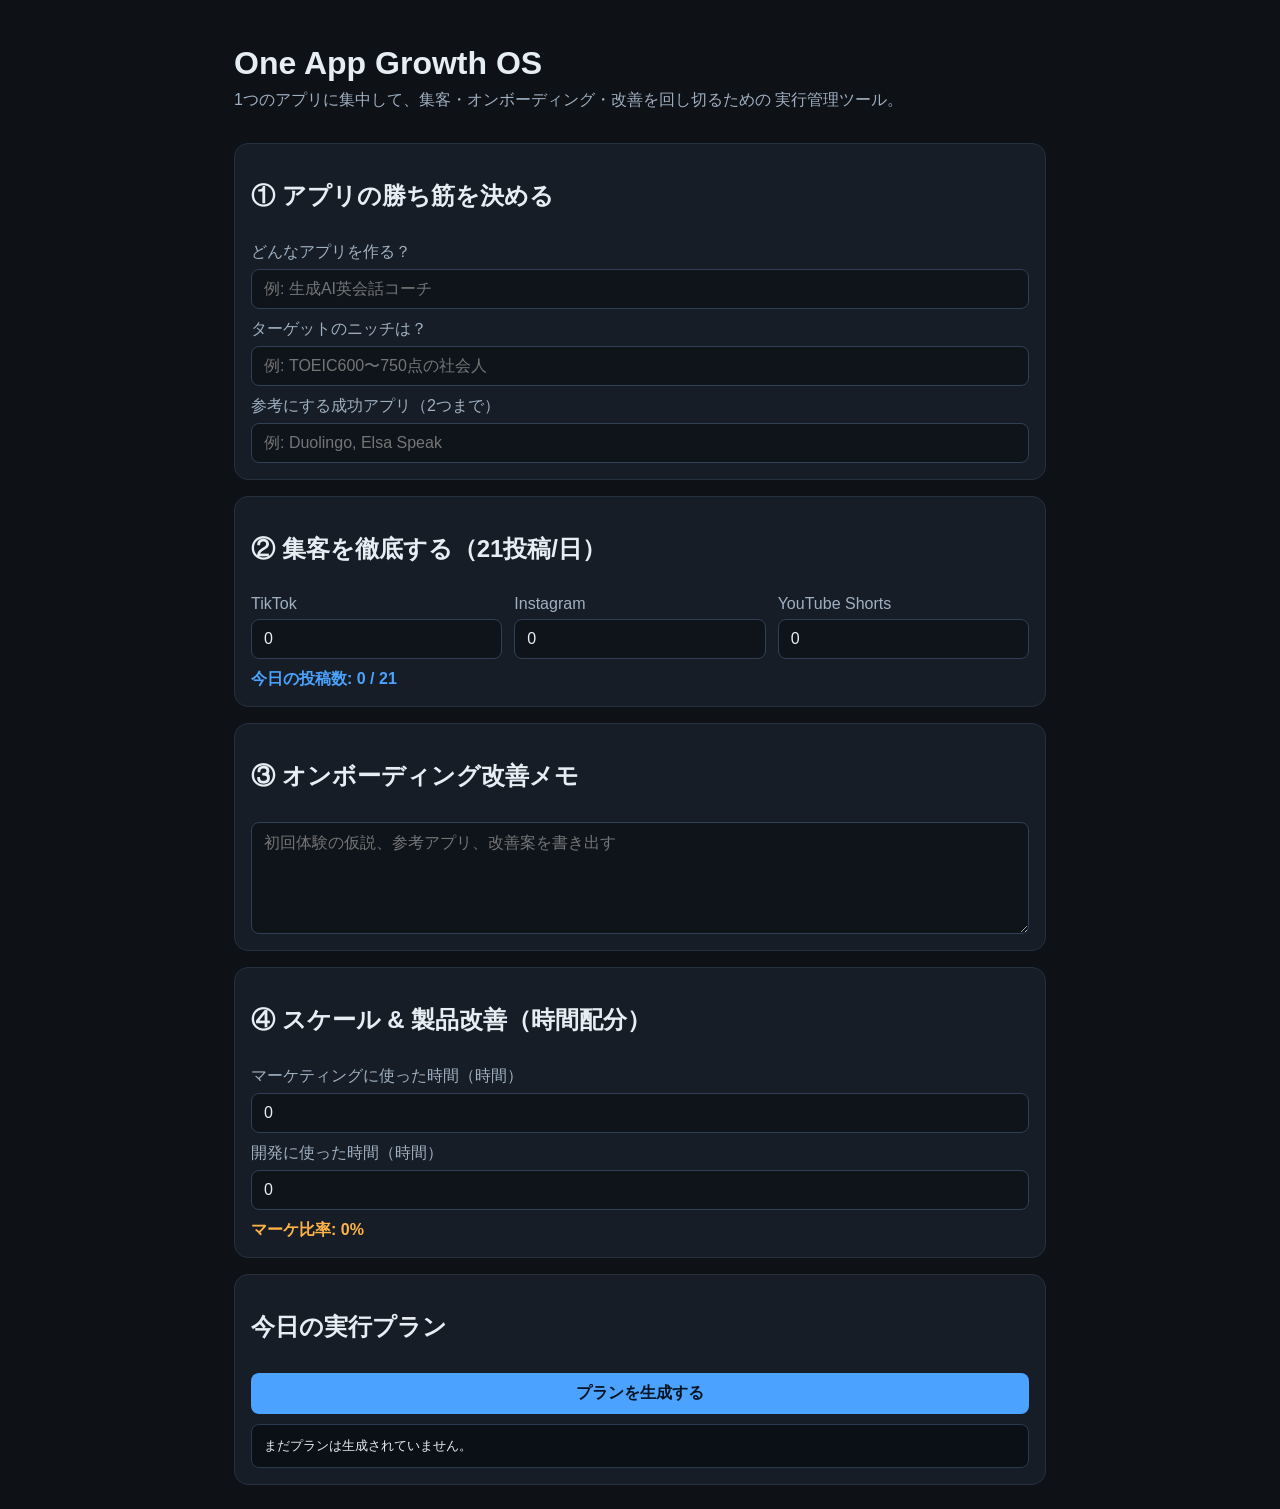
<file: index.html>
<!doctype html>
<html lang="ja">
  <head>
    <meta charset="UTF-8" />
    <meta name="viewport" content="width=device-width, initial-scale=1.0" />
    <title>One App Growth OS</title>
    <link rel="stylesheet" href="style.css" />
  </head>
  <body>
    <main class="container">
      <header>
        <h1>One App Growth OS</h1>
        <p>
          1つのアプリに集中して、集客・オンボーディング・改善を回し切るための
          実行管理ツール。
        </p>
      </header>

      <section class="card">
        <h2>① アプリの勝ち筋を決める</h2>
        <label>
          どんなアプリを作る？
          <input id="appIdea" type="text" placeholder="例: 生成AI英会話コーチ" />
        </label>
        <label>
          ターゲットのニッチは？
          <input id="niche" type="text" placeholder="例: TOEIC600〜750点の社会人" />
        </label>
        <label>
          参考にする成功アプリ（2つまで）
          <input id="refApps" type="text" placeholder="例: Duolingo, Elsa Speak" />
        </label>
      </section>

      <section class="card">
        <h2>② 集客を徹底する（21投稿/日）</h2>
        <div class="counter-grid">
          <label>TikTok
            <input id="tiktok" type="number" min="0" max="7" value="0" />
          </label>
          <label>Instagram
            <input id="instagram" type="number" min="0" max="7" value="0" />
          </label>
          <label>YouTube Shorts
            <input id="youtube" type="number" min="0" max="7" value="0" />
          </label>
        </div>
        <p id="postStatus" class="status">今日の投稿数: 0 / 21</p>
      </section>

      <section class="card">
        <h2>③ オンボーディング改善メモ</h2>
        <textarea
          id="onboarding"
          rows="5"
          placeholder="初回体験の仮説、参考アプリ、改善案を書き出す"
        ></textarea>
      </section>

      <section class="card">
        <h2>④ スケール & 製品改善（時間配分）</h2>
        <label>
          マーケティングに使った時間（時間）
          <input id="marketingHours" type="number" min="0" step="0.5" value="0" />
        </label>
        <label>
          開発に使った時間（時間）
          <input id="buildHours" type="number" min="0" step="0.5" value="0" />
        </label>
        <p id="timeStatus" class="status">マーケ比率: 0%</p>
      </section>

      <section class="card output">
        <h2>今日の実行プラン</h2>
        <button id="generateBtn">プランを生成する</button>
        <pre id="planOutput">まだプランは生成されていません。</pre>
      </section>
    </main>

    <script src="app.js"></script>
  </body>
</html>
</file>
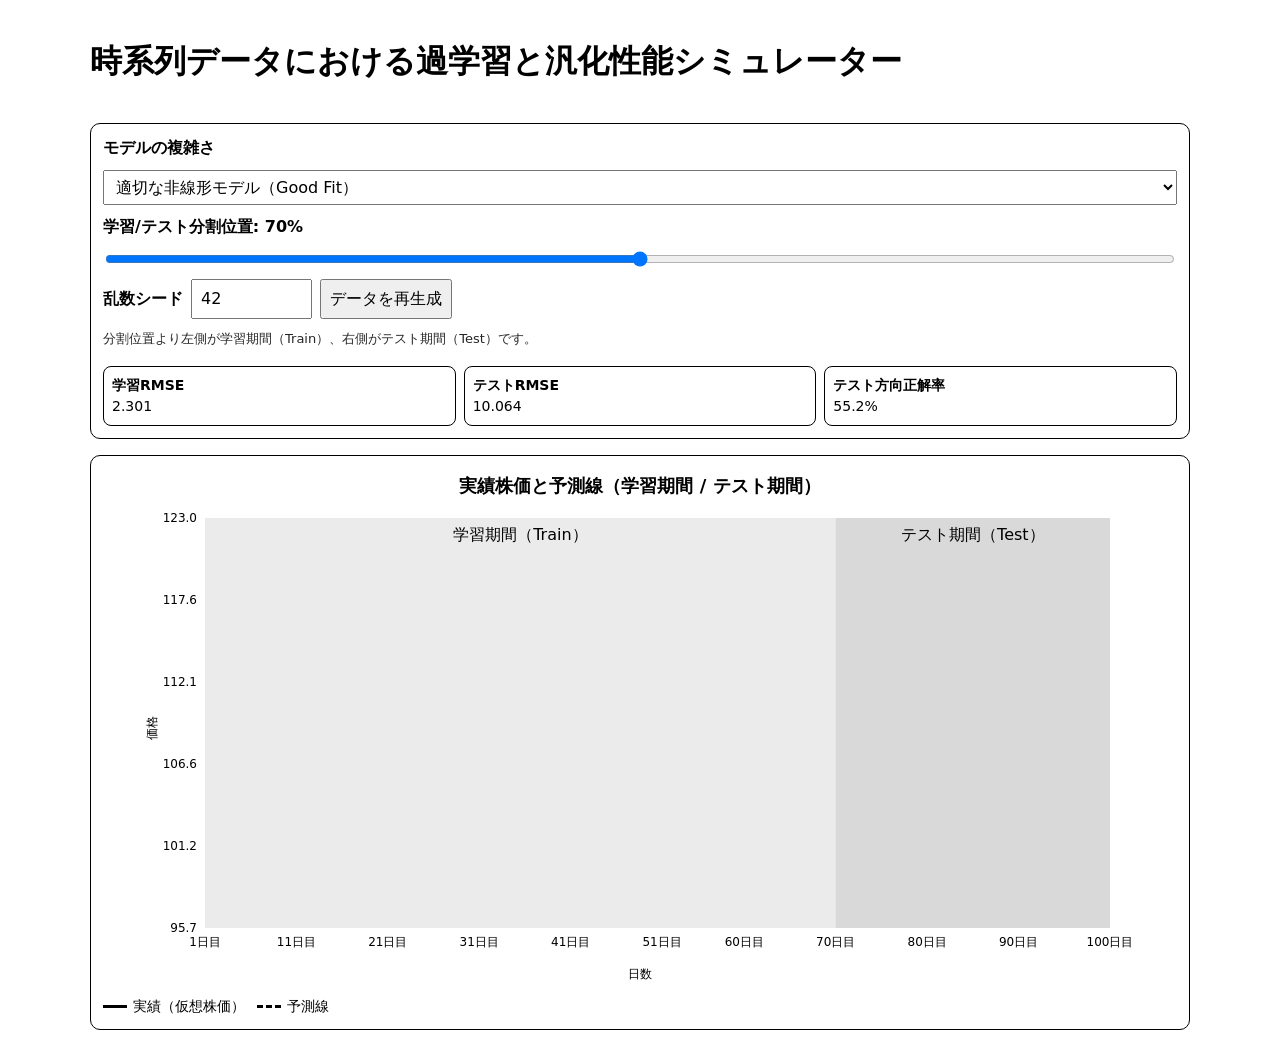
<file: simulator.html>
<!doctype html>
<html lang="ja">
<head>
  <meta charset="UTF-8" />
  <meta name="viewport" content="width=device-width, initial-scale=1.0" />
  <title>時系列過学習シミュレーター</title>
  <style>
    :root {
      font-family: system-ui, -apple-system, Segoe UI, Roboto, sans-serif;
    }
    body {
      margin: 0;
      padding: 16px;
      line-height: 1.5;
    }
    .container {
      max-width: 1100px;
      margin: 0 auto;
      display: grid;
      gap: 16px;
    }
    .panel {
      border: 1px solid;
      border-radius: 10px;
      padding: 12px;
    }
    .controls {
      display: grid;
      gap: 10px;
    }
    .row {
      display: flex;
      flex-wrap: wrap;
      align-items: center;
      gap: 8px;
    }
    button, select, input[type="number"] {
      font: inherit;
      padding: 6px 8px;
    }
    .chart-wrap {
      overflow-x: auto;
    }
    svg {
      width: 100%;
      min-width: 900px;
      height: 520px;
      display: block;
    }
    .legend {
      display: flex;
      flex-wrap: wrap;
      gap: 12px;
      margin-top: 8px;
      font-size: 14px;
    }
    .legend-item {
      display: inline-flex;
      align-items: center;
      gap: 6px;
    }
    .swatch {
      width: 24px;
      height: 0;
      border-top: 3px solid;
    }
    .swatch.dashed {
      border-top-style: dashed;
    }
    .axis-label {
      font-size: 12px;
    }
    .hint {
      font-size: 13px;
      opacity: 0.85;
    }
    .metrics {
      display: grid;
      grid-template-columns: repeat(auto-fit, minmax(180px, 1fr));
      gap: 8px;
      margin-top: 8px;
      font-size: 14px;
    }
    .metric {
      border: 1px solid;
      border-radius: 8px;
      padding: 8px;
    }
  </style>
</head>
<body>
  <div class="container">
    <h1>時系列データにおける過学習と汎化性能シミュレーター</h1>

    <section class="panel controls" aria-label="コントロールパネル">
      <label for="modelType"><strong>モデルの複雑さ</strong></label>
      <select id="modelType">
        <option value="underfit">単純な線形回帰（Underfitting）</option>
        <option value="goodfit" selected>適切な非線形モデル（Good Fit）</option>
        <option value="overfit">過学習した複雑なモデル（Overfitting）</option>
      </select>

      <label for="splitRange"><strong>学習/テスト分割位置: <span id="splitValue">70%</span></strong></label>
      <input id="splitRange" type="range" min="50" max="90" step="1" value="70" />
      <div class="row">
        <label for="seedInput"><strong>乱数シード</strong></label>
        <input id="seedInput" type="number" value="42" min="1" max="999999" />
        <button id="regenBtn" type="button">データを再生成</button>
      </div>
      <div class="hint">分割位置より左側が学習期間（Train）、右側がテスト期間（Test）です。</div>
      <div class="metrics" aria-live="polite">
        <div class="metric"><strong>学習RMSE</strong><br /><span id="trainRmse">-</span></div>
        <div class="metric"><strong>テストRMSE</strong><br /><span id="testRmse">-</span></div>
        <div class="metric"><strong>テスト方向正解率</strong><br /><span id="testDirAcc">-</span></div>
      </div>
    </section>

    <section class="panel chart-wrap">
      <svg id="chart" viewBox="0 0 1000 520" role="img" aria-label="実績と予測の折れ線グラフ"></svg>
      <div class="legend">
        <span class="legend-item"><span class="swatch" style="border-top-style:solid"></span>実績（仮想株価）</span>
        <span class="legend-item"><span class="swatch dashed"></span>予測線</span>
      </div>
    </section>
  </div>

  <script>
    const DAYS = 100;
    let data = generateSeries(DAYS, 42);

    const modelTypeEl = document.getElementById('modelType');
    const splitRangeEl = document.getElementById('splitRange');
    const splitValueEl = document.getElementById('splitValue');
    const seedInputEl = document.getElementById('seedInput');
    const regenBtnEl = document.getElementById('regenBtn');
    const chartEl = document.getElementById('chart');
    const trainRmseEl = document.getElementById('trainRmse');
    const testRmseEl = document.getElementById('testRmse');
    const testDirAccEl = document.getElementById('testDirAcc');

    modelTypeEl.addEventListener('change', render);
    splitRangeEl.addEventListener('input', render);
    regenBtnEl.addEventListener('click', () => {
      const seed = clamp(Number(seedInputEl.value) || 42, 1, 999999);
      seedInputEl.value = String(seed);
      data = generateSeries(DAYS, seed);
      render();
    });

    render();

    function generateSeries(n, seed) {
      const rand = mulberry32(seed);
      const out = [];
      let value = 100;
      for (let i = 0; i < n; i++) {
        const trend = 0.18 * i;
        const seasonal = 3.4 * Math.sin(i * 0.24);
        const noise = (rand() - 0.5) * 2.8;
        value = 100 + trend + seasonal + noise + (i > 0 ? out[i - 1] * 0.01 - 1 : 0);
        out.push(value);
      }
      return out;
    }

    function render() {
      const splitPercent = Number(splitRangeEl.value);
      splitValueEl.textContent = `${splitPercent}%`;

      const splitIndex = Math.floor((splitPercent / 100) * DAYS);
      const actual = data;
      const predicted = buildPrediction(actual, splitIndex, modelTypeEl.value);
      updateMetrics(actual, predicted, splitIndex);

      drawChart(actual, predicted, splitIndex);
    }

    function buildPrediction(series, splitIndex, mode) {
      if (mode === 'underfit') return predictLinear(series, splitIndex);
      if (mode === 'goodfit') return predictGoodFit(series, splitIndex);
      return predictOverfit(series, splitIndex);
    }

    function predictLinear(series, splitIndex) {
      const x = Array.from({ length: splitIndex }, (_, i) => i);
      const y = series.slice(0, splitIndex);
      const { slope, intercept } = linearRegression(x, y);
      return Array.from({ length: series.length }, (_, i) => intercept + slope * i);
    }

    function predictGoodFit(series, splitIndex) {
      const train = series.slice(0, splitIndex);
      const smooth = movingAverage(train, 7);

      const predictions = [];
      for (let i = 0; i < splitIndex; i++) {
        predictions.push(smooth[Math.max(0, i - 1)]);
      }

      const tailStart = Math.max(0, splitIndex - 14);
      const tail = train.slice(tailStart);
      const x = Array.from({ length: tail.length }, (_, i) => i);
      const { slope, intercept } = linearRegression(x, tail);
      const amp = stddev(diff(train.slice(-20))) * 0.8;

      for (let i = splitIndex; i < series.length; i++) {
        const t = i - splitIndex;
        const wave = amp * Math.sin(t * 0.45);
        predictions.push(intercept + slope * (tail.length + t) + wave);
      }
      return predictions;
    }

    function predictOverfit(series, splitIndex) {
      const predictions = Array.from({ length: splitIndex }, (_, i) => series[i]);

      const recent = series.slice(Math.max(0, splitIndex - 8), splitIndex);
      const localMomentum = average(diff(recent));
      const localVol = Math.max(0.5, stddev(diff(recent)));
      const shockDirection = localMomentum >= 0 ? -1 : 1;

      let current = series[Math.max(0, splitIndex - 1)] || series[0];
      for (let i = splitIndex; i < series.length; i++) {
        const t = i - splitIndex + 1;
        const runaway = shockDirection * (localVol * 1.7) * Math.pow(t, 1.28);
        const jitter = localVol * 0.7 * Math.sin(t * 1.6);
        current = current + runaway + jitter;
        predictions.push(current);
      }
      return predictions;
    }

    function updateMetrics(actual, predicted, splitIndex) {
      const trainActual = actual.slice(0, splitIndex);
      const trainPred = predicted.slice(0, splitIndex);
      const testActual = actual.slice(splitIndex);
      const testPred = predicted.slice(splitIndex);

      trainRmseEl.textContent = formatNum(rmse(trainActual, trainPred));
      testRmseEl.textContent = formatNum(rmse(testActual, testPred));
      testDirAccEl.textContent = `${(directionalAccuracy(testActual, testPred) * 100).toFixed(1)}%`;
    }

    function drawChart(actual, predicted, splitIndex) {
      const width = 1000;
      const height = 520;
      const margin = { top: 50, right: 30, bottom: 60, left: 65 };
      const innerW = width - margin.left - margin.right;
      const innerH = height - margin.top - margin.bottom;

      const combined = actual.concat(predicted);
      const yMin = Math.min(...combined) - 3;
      const yMax = Math.max(...combined) + 3;

      const xScale = (i) => margin.left + (i / (actual.length - 1)) * innerW;
      const yScale = (v) => margin.top + ((yMax - v) / (yMax - yMin)) * innerH;

      const trainX = xScale(splitIndex - 1);

      chartEl.innerHTML = '';

      chartEl.appendChild(rect(0, 0, width, height, { fill: 'none' }));

      chartEl.appendChild(rect(margin.left, margin.top, Math.max(0, trainX - margin.left), innerH, { 'fill-opacity': '0.08' }));
      chartEl.appendChild(rect(trainX, margin.top, margin.left + innerW - trainX, innerH, { 'fill-opacity': '0.15' }));

      for (let k = 0; k <= 5; k++) {
        const val = yMin + (k / 5) * (yMax - yMin);
        const y = yScale(val);
        chartEl.appendChild(line(margin.left, y, margin.left + innerW, y, { 'stroke-opacity': '0.2' }));
        chartEl.appendChild(text(margin.left - 8, y + 4, val.toFixed(1), { 'text-anchor': 'end', class: 'axis-label' }));
      }

      for (let k = 0; k <= 10; k++) {
        const i = Math.round((k / 10) * (actual.length - 1));
        const x = xScale(i);
        chartEl.appendChild(line(x, margin.top, x, margin.top + innerH, { 'stroke-opacity': '0.08' }));
        chartEl.appendChild(text(x, margin.top + innerH + 18, `${i + 1}日目`, { 'text-anchor': 'middle', class: 'axis-label' }));
      }

      chartEl.appendChild(path(toPath(actual, xScale, yScale), {
        fill: 'none',
        'stroke-width': '2.5'
      }));

      chartEl.appendChild(path(toPath(predicted, xScale, yScale), {
        fill: 'none',
        'stroke-width': '2.5',
        'stroke-dasharray': '8 6'
      }));

      chartEl.appendChild(line(margin.left, margin.top + innerH, margin.left + innerW, margin.top + innerH, {}));
      chartEl.appendChild(line(margin.left, margin.top, margin.left, margin.top + innerH, {}));
      chartEl.appendChild(line(trainX, margin.top, trainX, margin.top + innerH, { 'stroke-dasharray': '4 4', 'stroke-width': '1.5' }));

      chartEl.appendChild(text(width / 2, 24, '実績株価と予測線（学習期間 / テスト期間）', { 'text-anchor': 'middle', 'font-size': '18', 'font-weight': '700' }));
      chartEl.appendChild(text(width / 2, height - 10, '日数', { 'text-anchor': 'middle', class: 'axis-label' }));
      chartEl.appendChild(text(16, height / 2, '価格', { 'text-anchor': 'middle', class: 'axis-label', transform: `rotate(-90 16 ${height / 2})` }));
      chartEl.appendChild(text((margin.left + trainX) / 2, margin.top + 22, '学習期間（Train）', { 'text-anchor': 'middle' }));
      chartEl.appendChild(text((trainX + margin.left + innerW) / 2, margin.top + 22, 'テスト期間（Test）', { 'text-anchor': 'middle' }));
    }

    function toPath(values, xScale, yScale) {
      return values.map((v, i) => `${i === 0 ? 'M' : 'L'} ${xScale(i).toFixed(2)} ${yScale(v).toFixed(2)}`).join(' ');
    }

    function linearRegression(x, y) {
      const n = x.length;
      const sx = x.reduce((a, b) => a + b, 0);
      const sy = y.reduce((a, b) => a + b, 0);
      const sxy = x.reduce((acc, xi, i) => acc + xi * y[i], 0);
      const sxx = x.reduce((acc, xi) => acc + xi * xi, 0);
      const slope = (n * sxy - sx * sy) / Math.max(1e-9, (n * sxx - sx * sx));
      const intercept = (sy - slope * sx) / n;
      return { slope, intercept };
    }

    function movingAverage(arr, window) {
      const out = [];
      for (let i = 0; i < arr.length; i++) {
        const from = Math.max(0, i - window + 1);
        const sub = arr.slice(from, i + 1);
        out.push(average(sub));
      }
      return out;
    }

    function diff(arr) {
      if (arr.length < 2) return [0];
      const out = [];
      for (let i = 1; i < arr.length; i++) out.push(arr[i] - arr[i - 1]);
      return out;
    }

    function average(arr) {
      if (!arr.length) return 0;
      return arr.reduce((a, b) => a + b, 0) / arr.length;
    }

    function stddev(arr) {
      const m = average(arr);
      const variance = average(arr.map(v => (v - m) ** 2));
      return Math.sqrt(variance);
    }

    function rmse(actual, pred) {
      if (!actual.length || actual.length !== pred.length) return 0;
      const mse = average(actual.map((v, i) => (v - pred[i]) ** 2));
      return Math.sqrt(mse);
    }

    function directionalAccuracy(actual, pred) {
      if (actual.length < 2 || pred.length < 2) return 0;
      let correct = 0;
      let total = 0;
      for (let i = 1; i < actual.length; i++) {
        const actualMove = actual[i] - actual[i - 1];
        const predMove = pred[i] - pred[i - 1];
        if (Math.sign(actualMove) === Math.sign(predMove)) correct++;
        total++;
      }
      return total ? correct / total : 0;
    }

    function clamp(v, min, max) {
      return Math.min(max, Math.max(min, v));
    }

    function formatNum(v) {
      return Number.isFinite(v) ? v.toFixed(3) : '-';
    }

    function mulberry32(a) {
      return function() {
        let t = a += 0x6D2B79F5;
        t = Math.imul(t ^ t >>> 15, t | 1);
        t ^= t + Math.imul(t ^ t >>> 7, t | 61);
        return ((t ^ t >>> 14) >>> 0) / 4294967296;
      };
    }

    function node(tag, attrs = {}) {
      const el = document.createElementNS('http://www.w3.org/2000/svg', tag);
      Object.entries(attrs).forEach(([k, v]) => el.setAttribute(k, v));
      return el;
    }

    function rect(x, y, w, h, attrs = {}) {
      return node('rect', { x, y, width: w, height: h, ...attrs });
    }

    function line(x1, y1, x2, y2, attrs = {}) {
      return node('line', { x1, y1, x2, y2, ...attrs });
    }

    function path(d, attrs = {}) {
      return node('path', { d, ...attrs });
    }

    function text(x, y, t, attrs = {}) {
      const el = node('text', { x, y, ...attrs });
      el.textContent = t;
      return el;
    }
  </script>
</body>
</html>
</file>
<file: style.css>
:root {
  color-scheme: dark;
  --bg: #0e1116;
  --card: #171d26;
  --accent: #4ba3ff;
  --text: #e6edf3;
  --muted: #9fb0c2;
}

* {
  box-sizing: border-box;
}

body {
  margin: 0;
  font-family: -apple-system, BlinkMacSystemFont, "Segoe UI", Roboto, sans-serif;
  background: var(--bg);
  color: var(--text);
}

.container {
  max-width: 860px;
  margin: 0 auto;
  padding: 24px;
  display: grid;
  gap: 16px;
}

header h1 {
  margin-bottom: 8px;
}

header p {
  color: var(--muted);
  margin-top: 0;
}

.card {
  background: var(--card);
  border: 1px solid #263140;
  border-radius: 14px;
  padding: 16px;
  display: grid;
  gap: 10px;
}

label {
  display: grid;
  gap: 6px;
  color: var(--muted);
}

input,
textarea,
button {
  font: inherit;
}

input,
textarea {
  width: 100%;
  padding: 10px 12px;
  border-radius: 8px;
  border: 1px solid #304055;
  background: #0f141b;
  color: var(--text);
}

.counter-grid {
  display: grid;
  grid-template-columns: repeat(3, minmax(0, 1fr));
  gap: 12px;
}

.status {
  margin: 0;
  color: var(--accent);
  font-weight: 600;
}

button {
  background: var(--accent);
  color: #041321;
  border: none;
  border-radius: 8px;
  font-weight: 700;
  padding: 10px 14px;
  cursor: pointer;
}

pre {
  margin: 0;
  white-space: pre-wrap;
  padding: 12px;
  border-radius: 8px;
  background: #0b1017;
  border: 1px solid #29394e;
}

@media (max-width: 720px) {
  .counter-grid {
    grid-template-columns: 1fr;
  }
}
</file>
